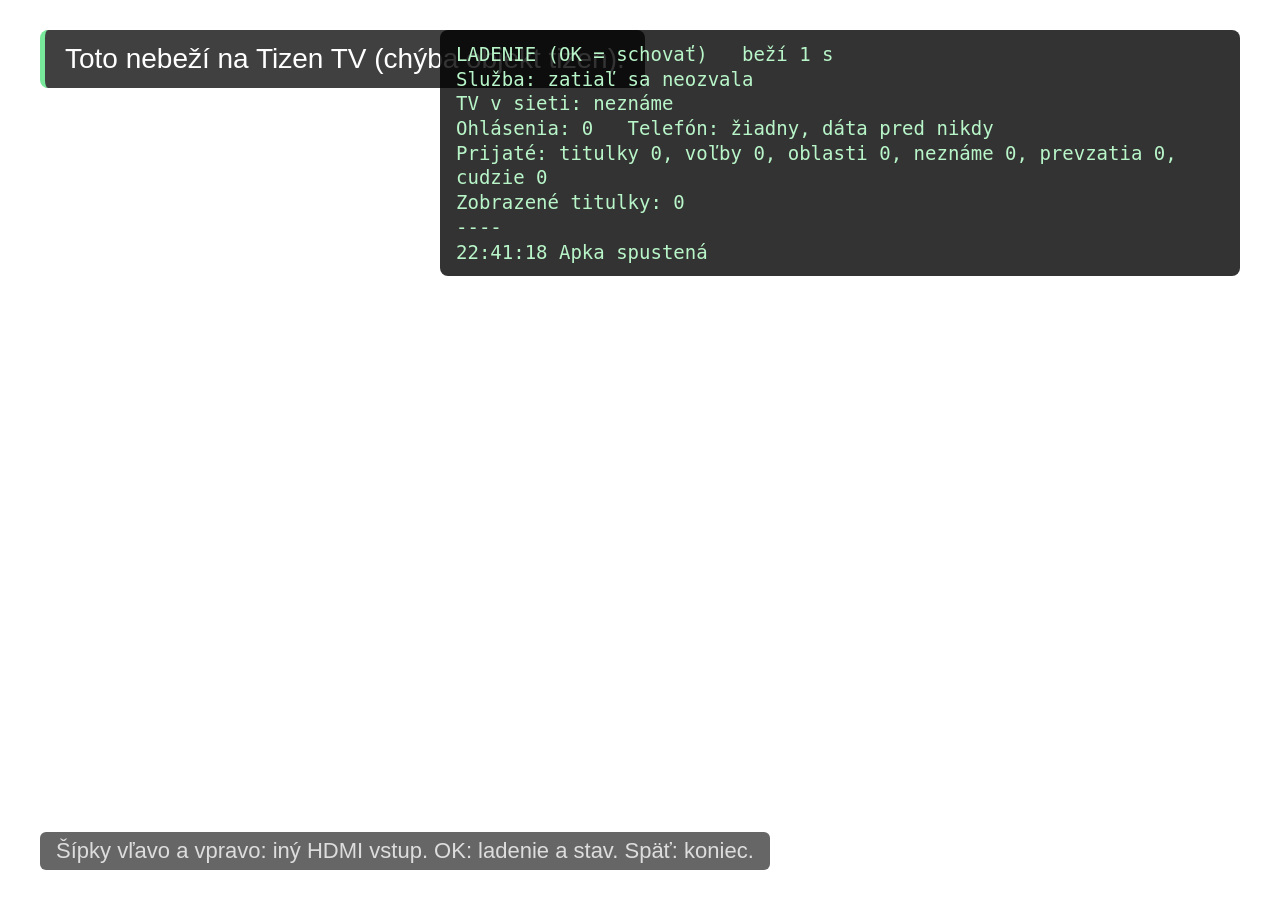
<file: tizen/index.html>
<!DOCTYPE html>
<html lang="sk">
<head>
    <meta charset="utf-8">
    <meta name="viewport" content="width=1920, height=1080">
    <title>PlayCaption Samsung</title>
    <link rel="stylesheet" href="css/style.css">
</head>
<body>
    <div id="stav">Spúšťam...</div>
    <div id="napoveda"></div>
    <pre id="debug" hidden></pre>
    <div id="subtitle" hidden></div>
    <div id="hint" hidden></div>
    <div id="choices" hidden></div>
    <div id="choice-frame" class="frame yellow" hidden><span>Voľby / text, oblasť čítania</span></div>
    <div id="ocr-frame" class="frame blue" hidden><span>Titulky hry, oblasť čítania</span></div>
    <script src="js/prijimac-ui.js"></script>
    <script src="js/main.js"></script>
</body>
</html>
</file>
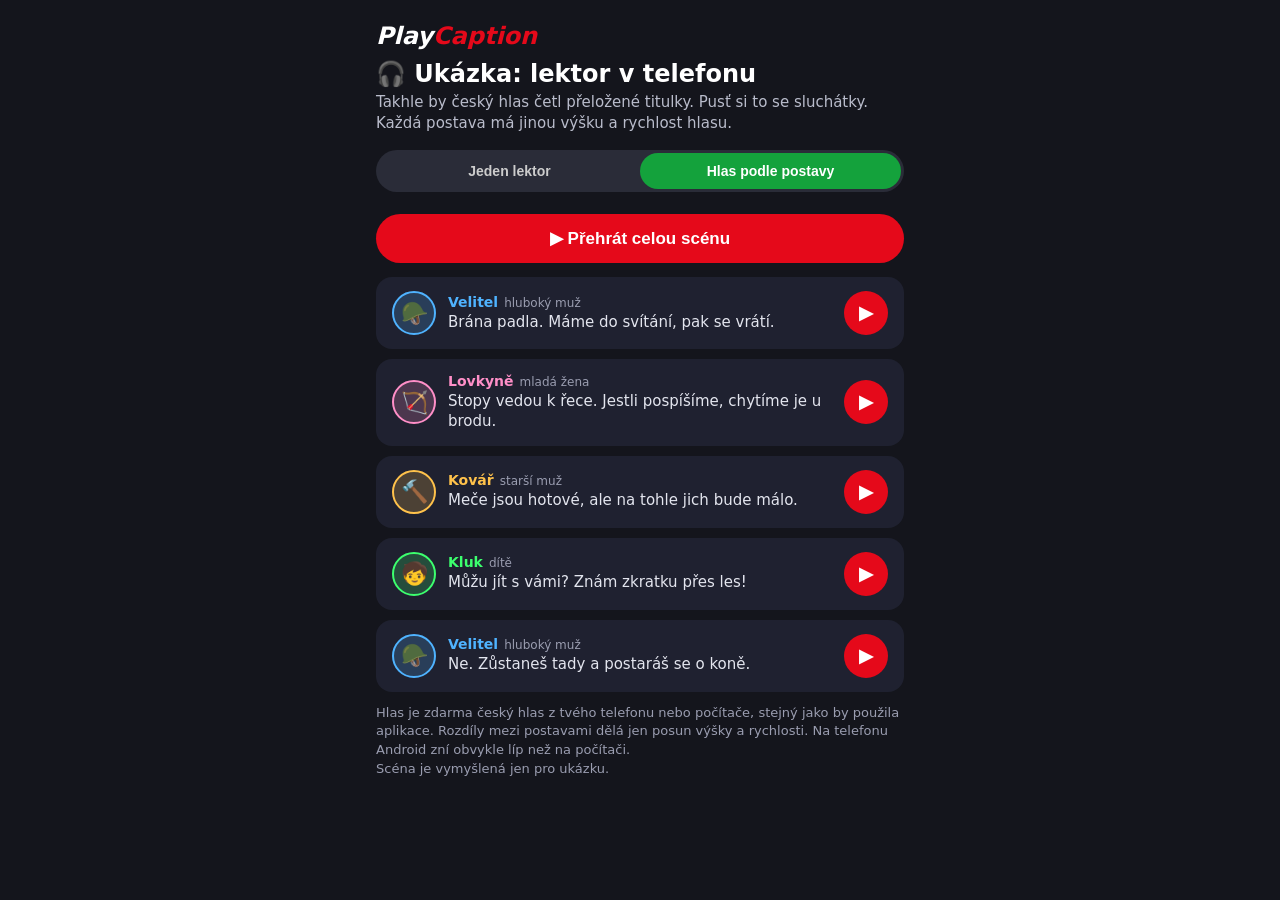
<file: PlayCaption_ukazka_lektora.html>
<!DOCTYPE html>
<html lang="cs"><head><meta charset="utf-8">
<meta name="viewport" content="width=device-width,initial-scale=1">
<title>PlayCaption – ukázka lektora</title>
<style>
*{box-sizing:border-box}
body{margin:0;background:#14151c;color:#fff;font-family:system-ui,-apple-system,"Segoe UI",Roboto,sans-serif}
.wrap{max-width:560px;margin:0 auto;padding:22px 16px 40px}
.brand{font-style:italic;font-weight:800;font-size:24px}.brand b{color:#e5091a}
h1{font-size:24px;margin:10px 0 4px}
.lead{color:#b9bccb;margin:0 0 16px;font-size:15px;line-height:1.4}
.seg{display:flex;background:#2a2c38;border-radius:999px;padding:3px;margin-bottom:16px}
.seg button{flex:1;border:0;border-radius:999px;padding:10px;font-weight:700;font-size:14px;background:none;color:#ccc}
.seg button.on{background:#14A23C;color:#fff}
.line{display:flex;gap:12px;align-items:center;background:#1f2130;border-radius:16px;padding:12px 14px;margin-bottom:10px;border:2px solid transparent}
.line.hraje{border-color:#3CFF6E}
.ava{flex:none;width:44px;height:44px;border-radius:50%;display:grid;place-items:center;font-size:22px}
.txt{flex:1}
.kdo{font-weight:800;font-size:14px}
.kdo span{font-weight:500;color:#9a9db0;font-size:12px;margin-left:6px}
.veta{font-size:15px;line-height:1.35;color:#e3e5ee;margin-top:2px}
.play{flex:none;border:0;border-radius:999px;background:#e5091a;color:#fff;font-weight:800;width:44px;height:44px;font-size:18px}
.big{width:100%;border:0;border-radius:999px;background:#e5091a;color:#fff;font-weight:800;font-size:17px;padding:14px;margin:6px 0 14px}
.note{font-size:13px;color:#9a9db0;line-height:1.45;margin-top:12px}
.warn{background:#3a2a10;border:1px solid #FFC24B;color:#FFD98a;border-radius:12px;padding:10px 12px;font-size:13px;margin-bottom:12px;display:none}
</style></head><body><div class="wrap">
<div class="brand">Play<b>Caption</b></div>
<h1>🎧 Ukázka: lektor v telefonu</h1>
<p class="lead">Takhle by český hlas četl přeložené titulky. Pusť si to se sluchátky. Každá postava má jinou výšku a rychlost hlasu.</p>

<div class="warn" id="warn"></div>

<div class="seg">
  <button id="mJeden">Jeden lektor</button>
  <button id="mPostavy" class="on">Hlas podle postavy</button>
</div>

<button class="big" id="vse">▶ Přehrát celou scénu</button>
<div id="seznam"></div>

<p class="note">Hlas je zdarma český hlas z tvého telefonu nebo počítače, stejný jako by použila aplikace. Rozdíly mezi postavami dělá jen posun výšky a rychlosti. Na telefonu Android zní obvykle líp než na počítači.<br>Scéna je vymyšlená jen pro ukázku.</p>
</div>
<script>
const POSTAVY = {
  "Velitel":   {ava:"🪖", barva:"#4FB3FF", popis:"hluboký muž", pitch:0.55, rate:0.9, muz:true},
  "Lovkyně":   {ava:"🏹", barva:"#FF8FC8", popis:"mladá žena", pitch:1.45, rate:1.08, muz:false},
  "Kovář":     {ava:"🔨", barva:"#FFC24B", popis:"starší muž", pitch:0.8, rate:0.82, muz:true},
  "Kluk":      {ava:"🧒", barva:"#3CFF6E", popis:"dítě", pitch:1.8, rate:1.15, muz:false}
};
const SCENA = [
  ["Velitel", "Brána padla. Máme do svítání, pak se vrátí."],
  ["Lovkyně", "Stopy vedou k řece. Jestli pospíšíme, chytíme je u brodu."],
  ["Kovář", "Meče jsou hotové, ale na tohle jich bude málo."],
  ["Kluk", "Můžu jít s vámi? Znám zkratku přes les!"],
  ["Velitel", "Ne. Zůstaneš tady a postaráš se o koně."]
];
let rezim = "postavy", hlasy = [], cesky = null, ceskeVsechny = [], hraje = -1;
const synth = window.speechSynthesis;

function nactiHlasy(){
  if(!synth) return;
  hlasy = synth.getVoices();
  ceskeVsechny = hlasy.filter(v=>/^cs/i.test(v.lang));
  // nejlepší: přirozené hlasy (Edge: Antonín = muž, Vlasta = žena)
  ceskeVsechny.sort((a,b)=>(/natural|online/i.test(b.name)?1:0)-(/natural|online/i.test(a.name)?1:0));
  cesky = ceskeVsechny[0] || null;
  const w = document.getElementById("warn");
  if(!synth){ w.style.display="block"; w.textContent="Tenhle prohlížeč neumí číst nahlas. Zkus Chrome v telefonu."; }
  else if(hlasy.length && !cesky){ w.style.display="block"; w.textContent="V tomhle zařízení chybí český hlas – čte se jiným jazykem. Na Androidu: Nastavení → Jazyk → Převod textu na řeč → Google → nainstalovat češtinu."; }
  else w.style.display="none";
}
if(synth){ nactiHlasy(); synth.onvoiceschanged = nactiHlasy; }
else nactiHlasy();

function vykresli(){
  const s = document.getElementById("seznam"); s.innerHTML="";
  SCENA.forEach(([kdo,veta],i)=>{
    const p = POSTAVY[kdo];
    const d = document.createElement("div"); d.className="line"+(i===hraje?" hraje":"");
    d.innerHTML = `<div class="ava" style="background:${p.barva}33;border:2px solid ${p.barva}">${p.ava}</div>
      <div class="txt"><div class="kdo" style="color:${p.barva}">${kdo}<span>${rezim==="postavy"?p.popis:"lektor"}</span></div><div class="veta">${veta}</div></div>
      <button class="play" aria-label="Přehrát">▶</button>`;
    d.querySelector(".play").onclick = ()=>{ stop(); rekni(i, false); };
    s.appendChild(d);
  });
}
function stop(){ if(synth) synth.cancel(); hraje=-1; vykresli(); }
function rekni(i, dalsi){
  if(!synth) return;
  const [kdo,veta] = SCENA[i], p = POSTAVY[kdo];
  const u = new SpeechSynthesisUtterance(veta);
  u.lang = "cs-CZ"; if(cesky) u.voice = cesky;
  if(rezim==="postavy"){
    const muz = ceskeVsechny.find(v=>/anton|jakub|male|muž/i.test(v.name) && !/female/i.test(v.name));
    const zena = ceskeVsechny.find(v=>/vlasta|zuzana|female|žena/i.test(v.name));
    const h = p.muz ? muz : zena; if(h) u.voice = h;
    // s mužským/ženským hlasem stačí menší posun výšky
    const posun = h ? (p.pitch-1)*0.5+1 : p.pitch;
    u.pitch = posun; u.rate = p.rate;
  } else { u.pitch = 1; u.rate = 1; }
  u.onstart = ()=>{ hraje=i; vykresli(); };
  u.onend = ()=>{ hraje=-1; vykresli(); if(dalsi && i+1<SCENA.length) setTimeout(()=>rekni(i+1,true), 350); };
  try { synth.speak(u); } catch(e){}
}
document.getElementById("vse").onclick = ()=>{ stop(); rekni(0,true); };
const mJ=document.getElementById("mJeden"), mP=document.getElementById("mPostavy");
mJ.onclick=()=>{ rezim="jeden"; mJ.className="on"; mP.className=""; stop(); };
mP.onclick=()=>{ rezim="postavy"; mP.className="on"; mJ.className=""; stop(); };
vykresli();
</script>
</body></html>
</file>
<file: tizen/css/style.css>
html, body {
    margin: 0;
    padding: 0;
    width: 100%;
    height: 100%;
    overflow: hidden;
    background: transparent;
    color: #ffffff;
    font-family: Arial, Helvetica, sans-serif;
}

[hidden] {
    display: none !important;
}

#stav {
    position: fixed;
    top: 30px;
    left: 40px;
    max-width: 1700px;
    padding: 10px 20px;
    font-size: 28px;
    line-height: 1.35;
    white-space: pre-line;
    background: rgba(0, 0, 0, 0.75);
    border-left: 5px solid #78e89b;
    border-radius: 8px;
}

#napoveda {
    position: fixed;
    bottom: 30px;
    left: 40px;
    padding: 6px 16px;
    font-size: 22px;
    color: #dddddd;
    background: rgba(0, 0, 0, 0.6);
    border-radius: 6px;
}

#subtitle, #hint {
    position: fixed;
    bottom: 9%;
    left: 50%;
    transform: translateX(-50%);
    max-width: 100%;
    box-sizing: border-box;
    padding: 16px 32px;
    background: #000000;
    border-radius: 8px;
    font-size: 38px;
    font-weight: bold;
    line-height: 1.35;
    text-align: center;
    white-space: pre-line;
    word-wrap: break-word;
    overflow-wrap: break-word;
    overflow: hidden;
    max-height: 35%;
}

#subtitle {
    max-height: calc(2.7em + 32px);
}

#hint {
    bottom: 2%;
    color: #ffe36e;
    font-size: 28px;
}

#choices {
    position: fixed;
    box-sizing: border-box;
    padding: 12px;
    border-radius: 10px;
    background: rgba(0, 0, 0, 0.9);
    color: #ffd54a;
    font-size: 30px;
    font-weight: bold;
    line-height: 1.35;
    white-space: pre-wrap;
    word-wrap: break-word;
    overflow-wrap: break-word;
    overflow: hidden;
}

.choice {
    padding: 8px 12px;
    border-radius: 6px;
}

.choice + .choice {
    margin-top: 4px;
}

.choice.selected {
    color: #000000;
    background: #ffd54a;
}

.frame {
    position: fixed;
    box-sizing: border-box;
    border: 4px dashed currentColor;
    background: repeating-linear-gradient(135deg, transparent 0, transparent 18px, currentColor 19px, transparent 20px);
    font-size: 24px;
}

.frame span {
    background: #171717;
    padding: 4px 8px;
}

.yellow {
    color: #ffd54a;
}

.blue {
    color: #4fb3ff;
}

#debug {
    position: fixed;
    top: 30px;
    right: 40px;
    width: 800px;
    margin: 0;
    padding: 12px 16px;
    box-sizing: border-box;
    font-family: monospace;
    font-size: 19px;
    line-height: 1.3;
    white-space: pre-wrap;
    word-wrap: break-word;
    z-index: 5;
    color: #b8f5c8;
    background: rgba(0, 0, 0, 0.8);
    border-radius: 8px;
}
</file>
